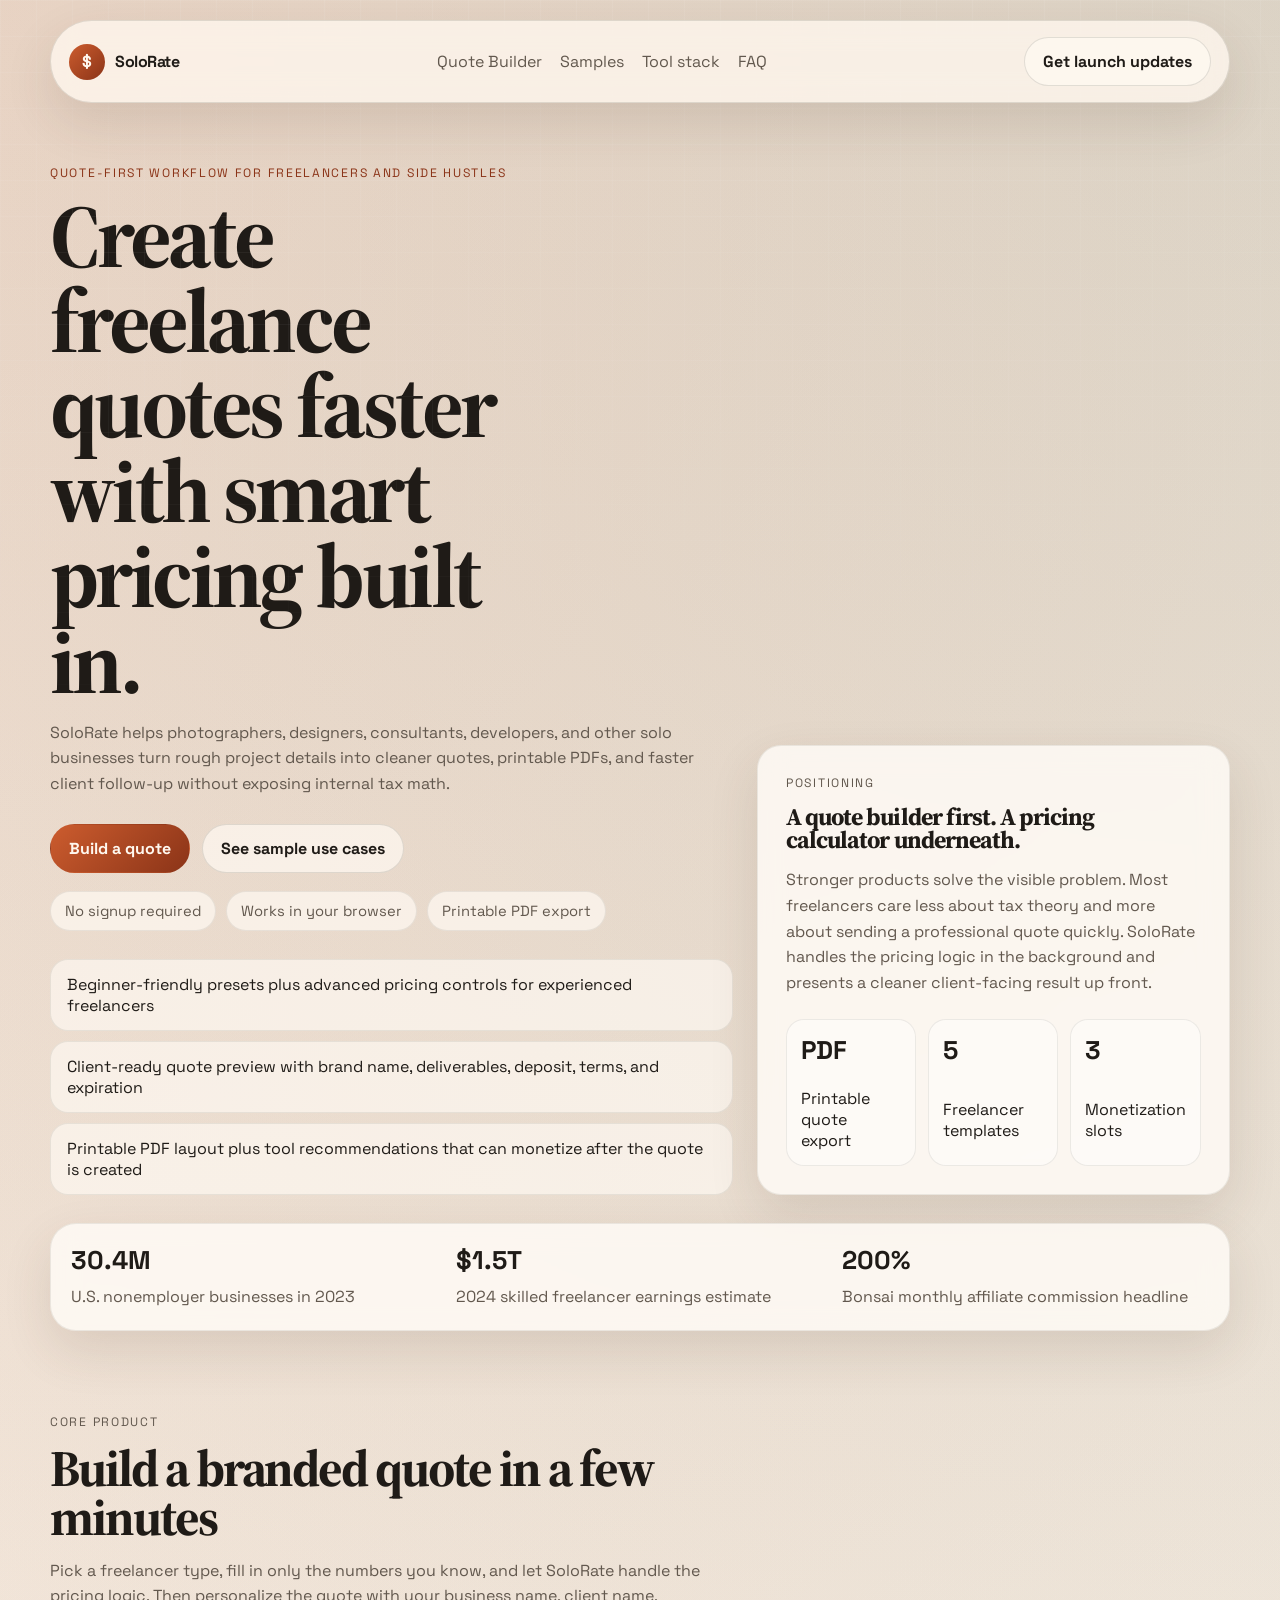
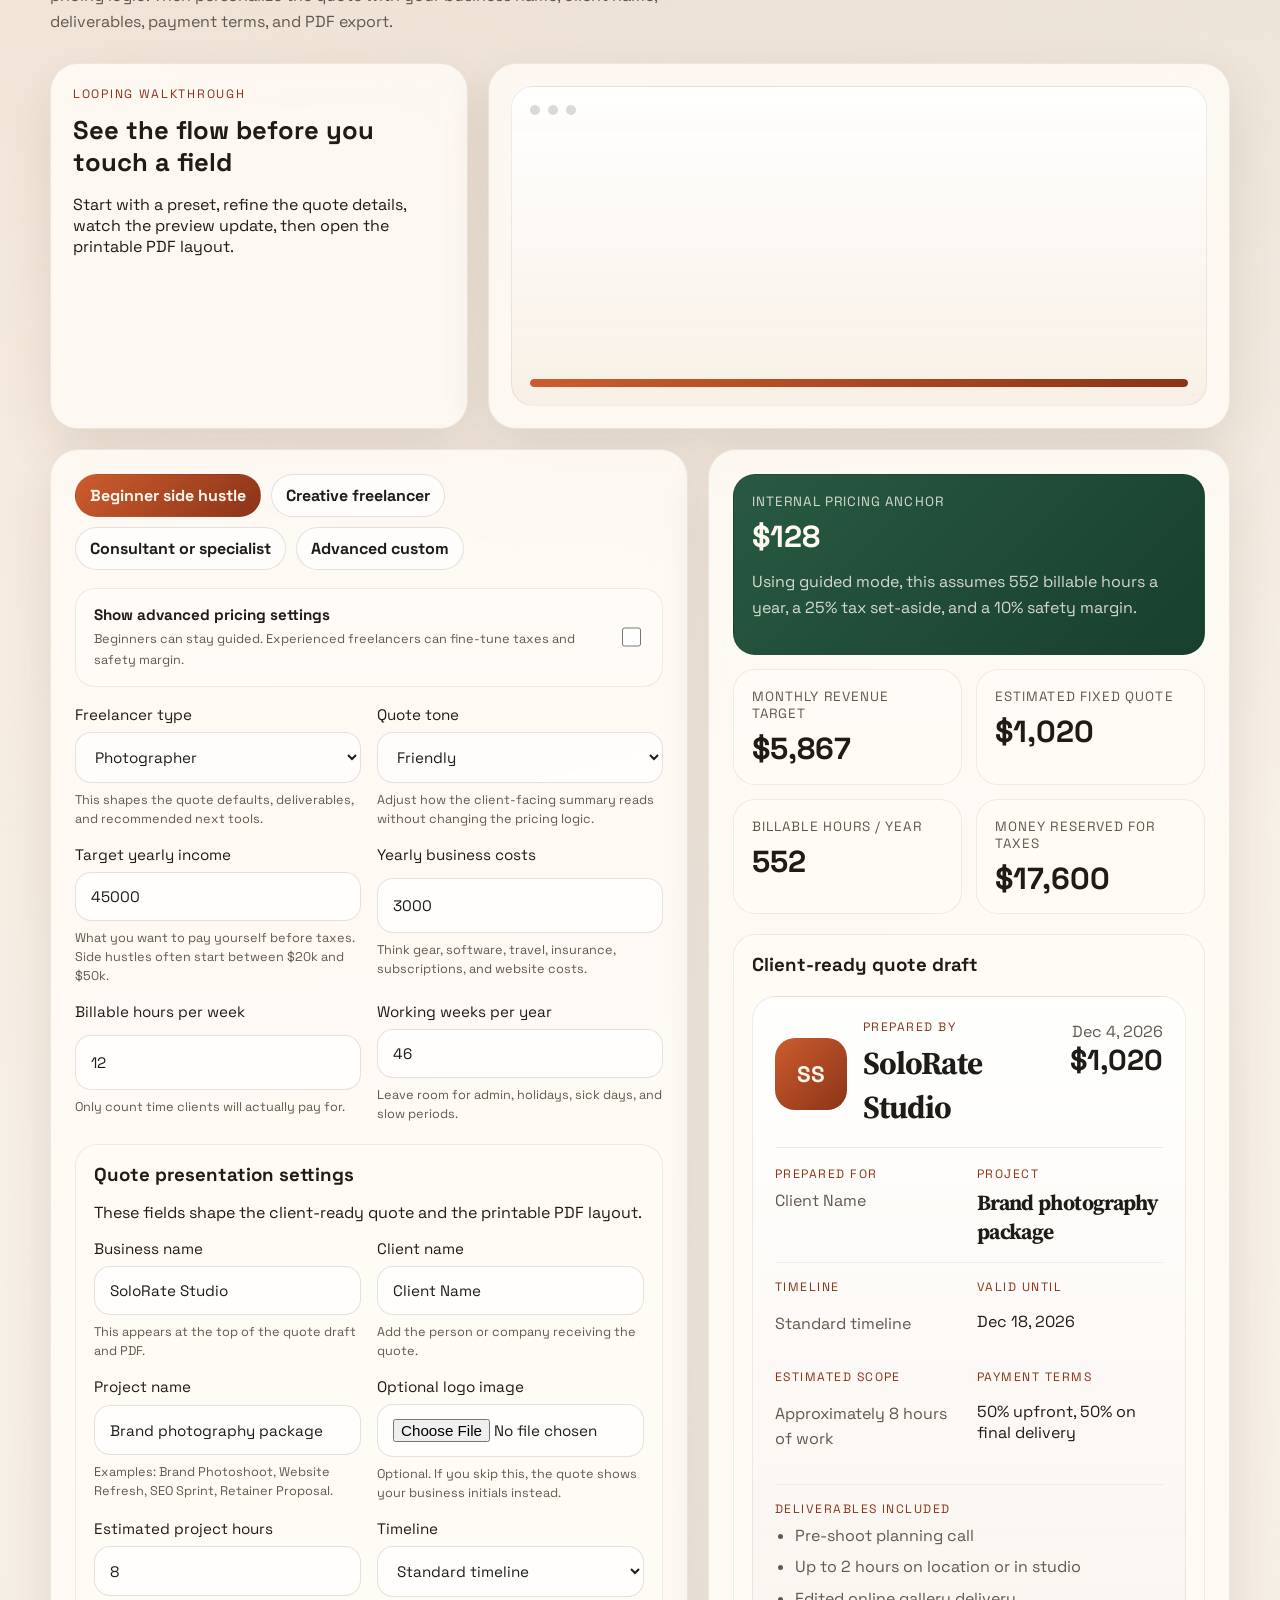
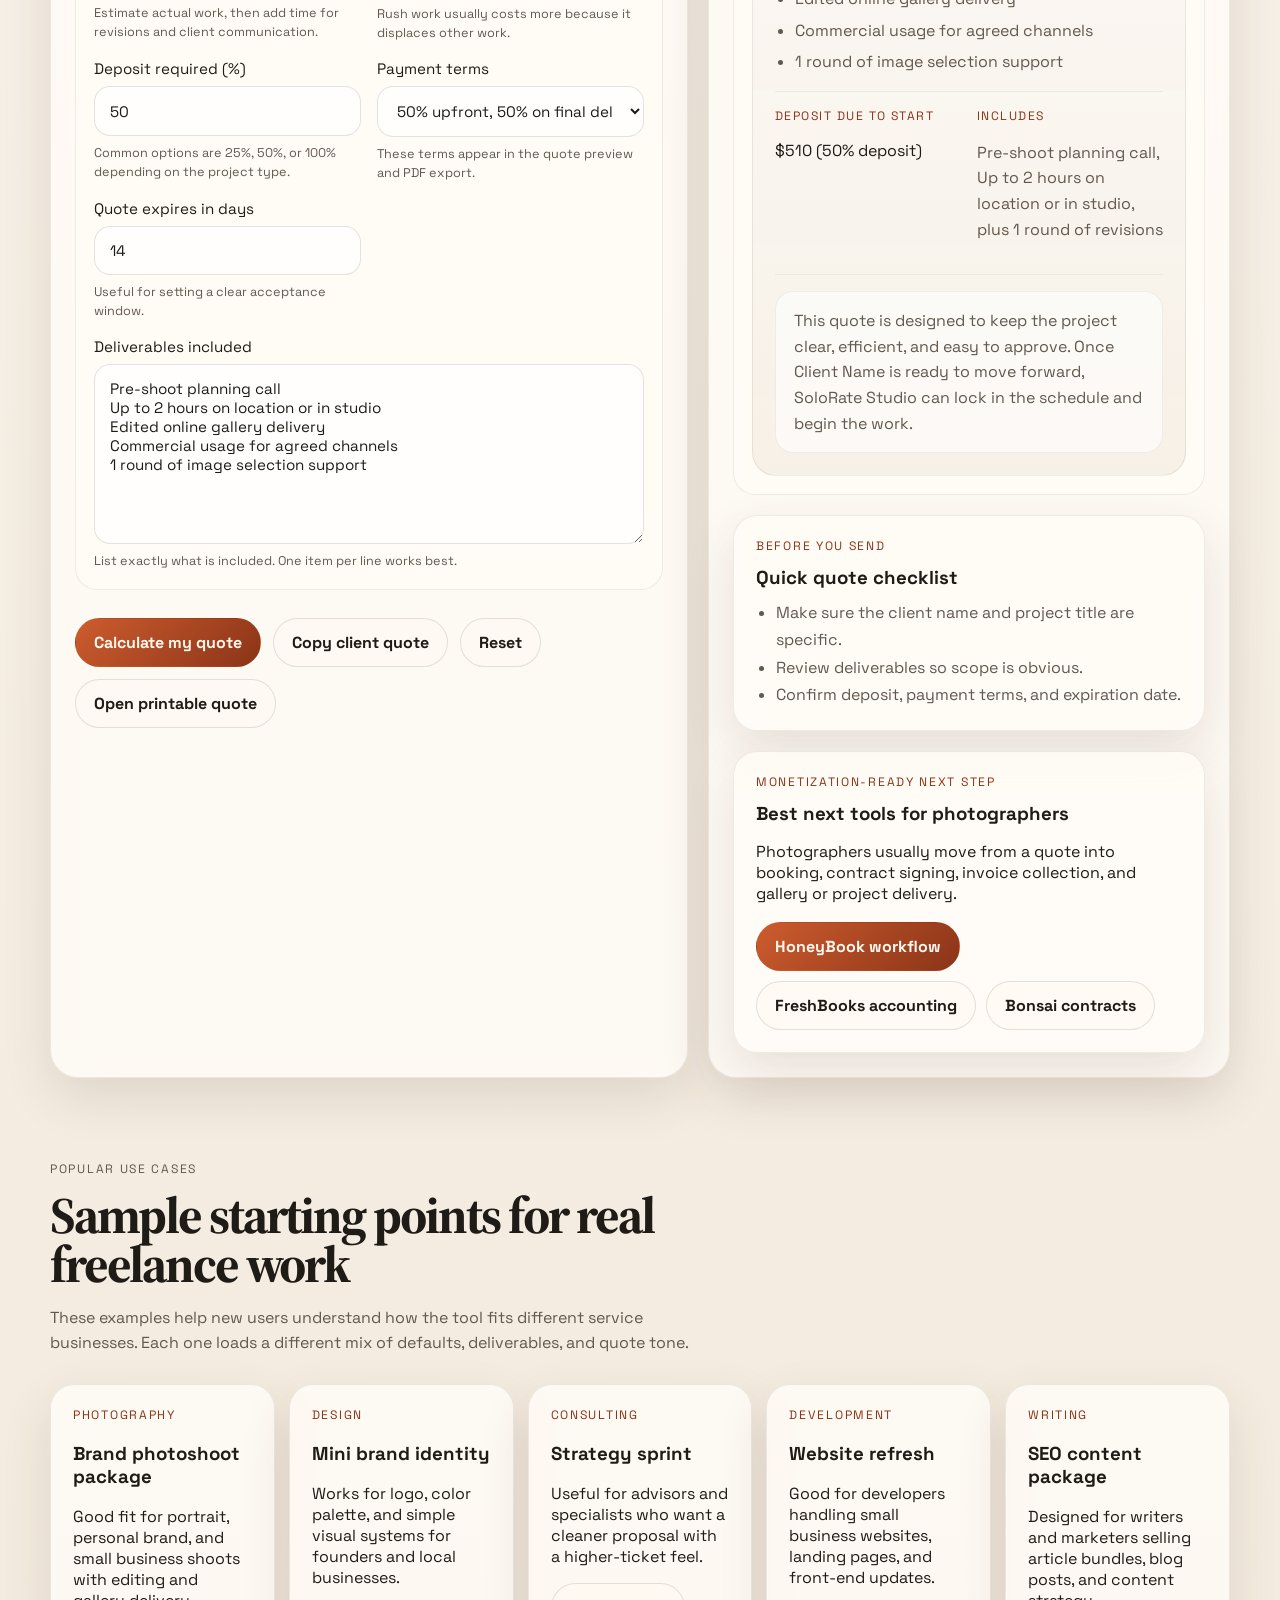
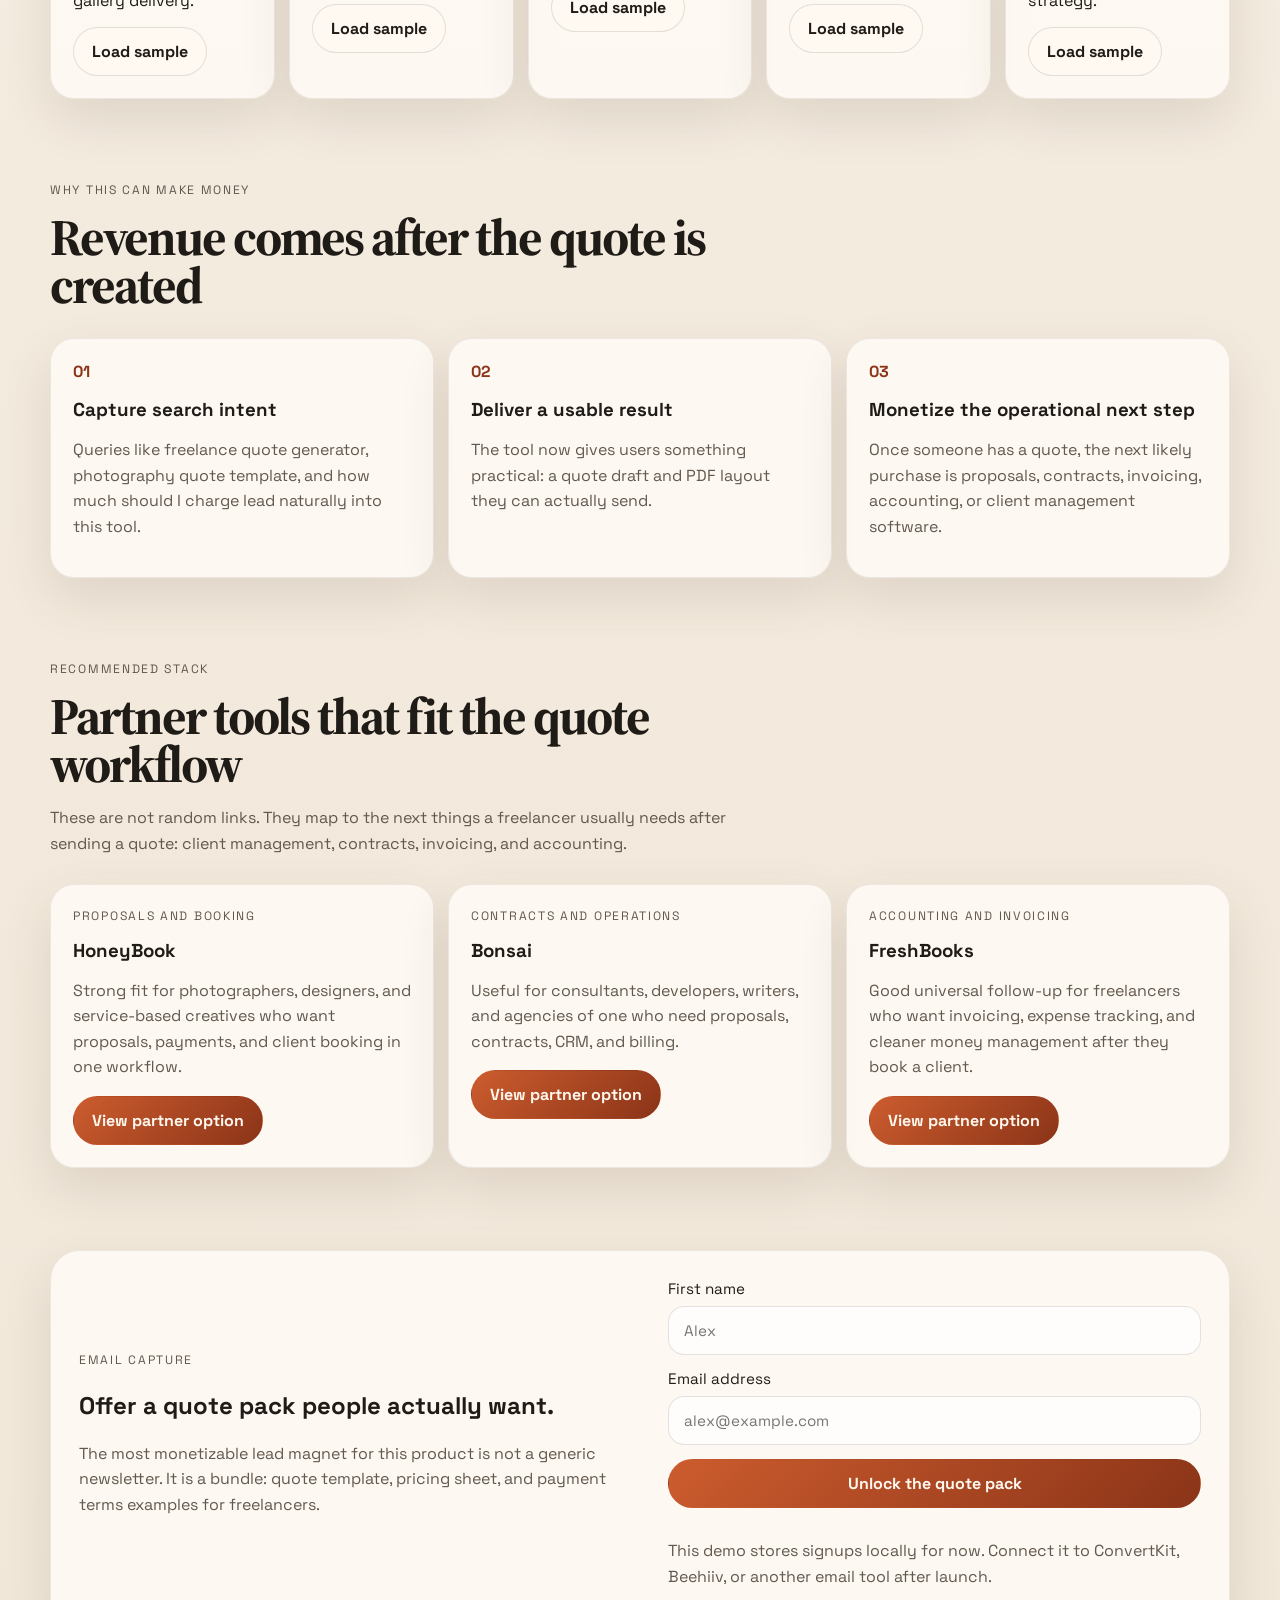
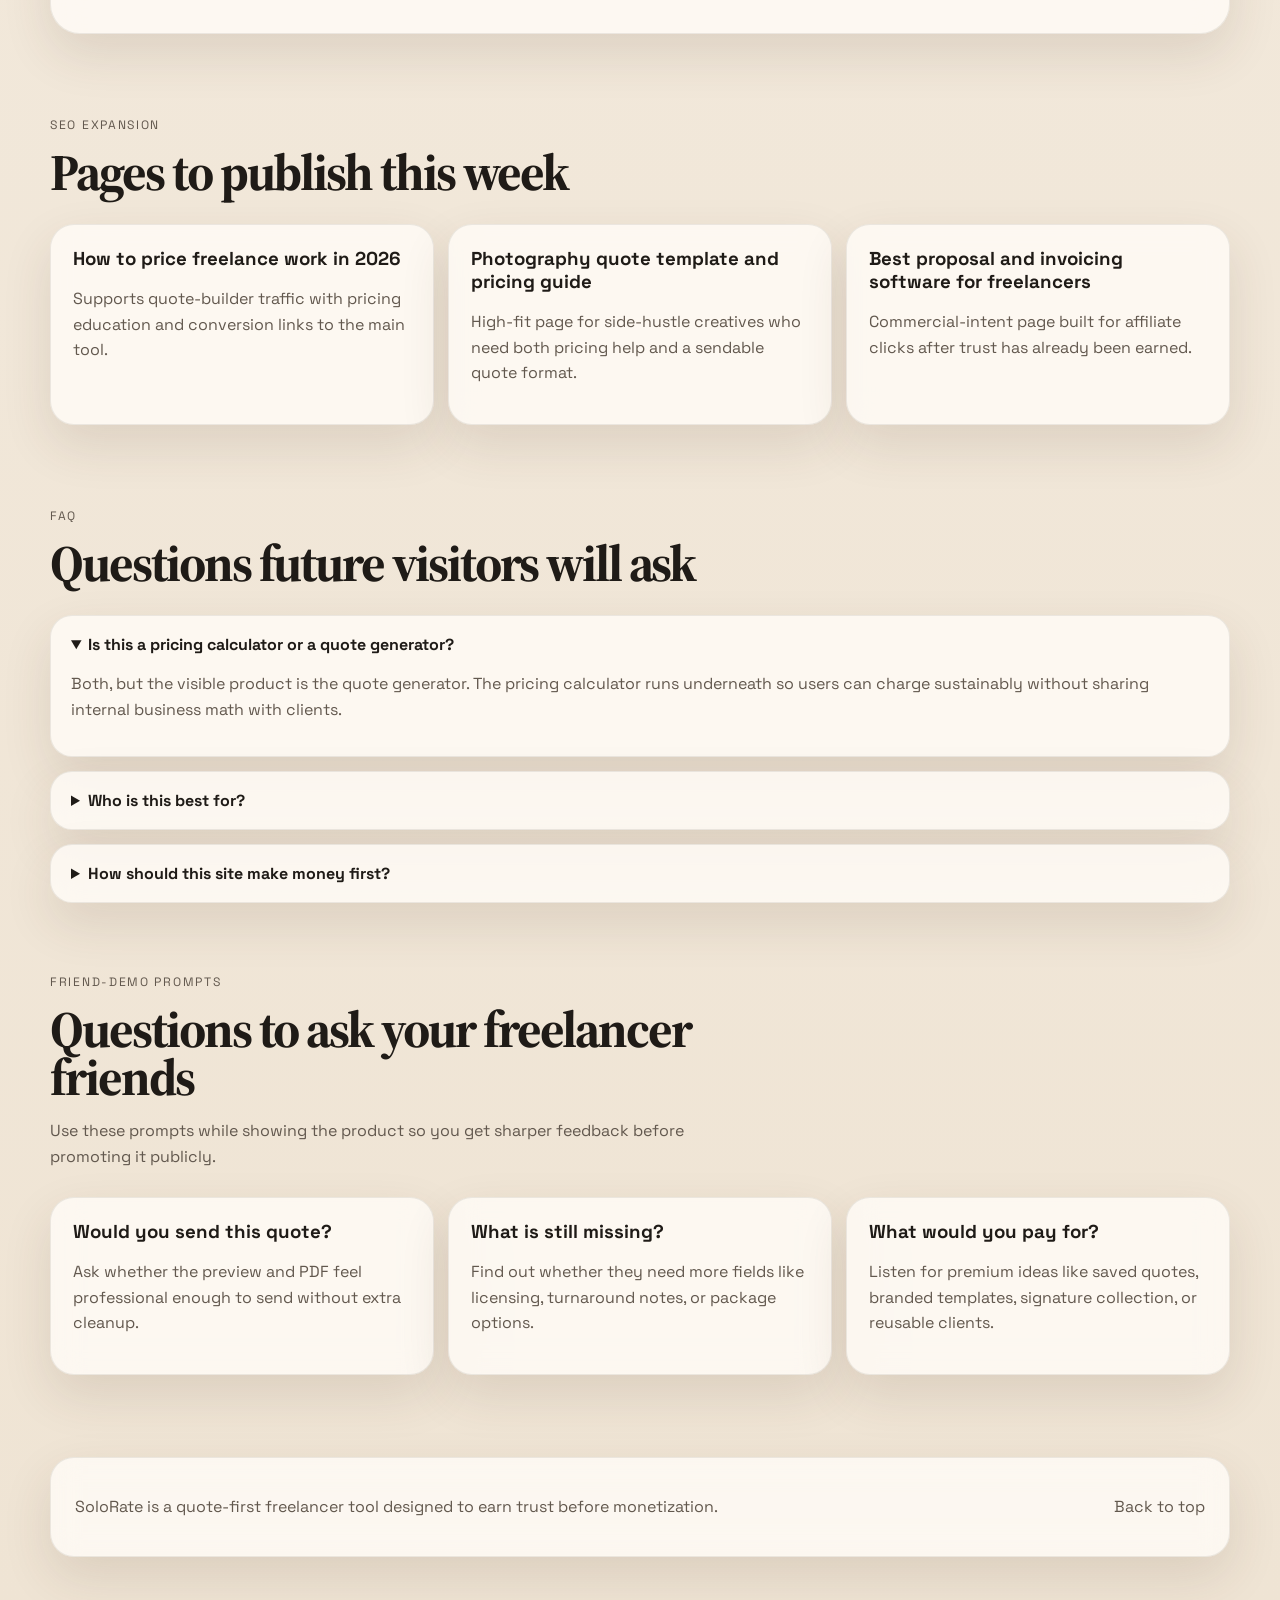
<file: index.html>
﻿<!DOCTYPE html>
<html lang="en">
<head>
  <meta charset="UTF-8">
  <meta name="viewport" content="width=device-width, initial-scale=1.0">
  <title>SoloRate | Create Freelance Quotes Faster</title>
  <meta
    name="description"
    content="Create freelance quotes faster with built-in pricing guidance, printable PDF export, and templates for photographers, designers, consultants, developers, and writers."
  >
  <meta name="theme-color" content="#f6efe5">
  <meta property="og:title" content="SoloRate | Create Freelance Quotes Faster">
  <meta
    property="og:description"
    content="A freelancer quote builder with smart pricing, polished previews, and printable PDF export."
  >
  <meta property="og:type" content="website">
  <link rel="preconnect" href="https://fonts.googleapis.com">
  <link rel="preconnect" href="https://fonts.gstatic.com" crossorigin>
  <link
    href="https://fonts.googleapis.com/css2?family=Space+Grotesk:wght@400;500;700&family=Source+Serif+4:wght@600;700&display=swap"
    rel="stylesheet"
  >
  <link rel="icon" type="image/svg+xml" href="favicon.svg">
  <link rel="stylesheet" href="styles.css">
  <script type="application/ld+json">
    {
      "@context": "https://schema.org",
      "@type": "WebApplication",
      "name": "SoloRate",
      "applicationCategory": "BusinessApplication",
      "operatingSystem": "Any",
      "description": "Freelance quote builder, pricing calculator, and monetized content hub for solo business owners.",
      "offers": {
        "@type": "Offer",
        "price": "0",
        "priceCurrency": "USD"
      }
    }
  </script>
</head>
<body>
  <div class="page-shell">
    <header class="site-header">
      <a class="brand" href="#top" aria-label="SoloRate home">
        <span class="brand-mark">$</span>
        <span class="brand-text">SoloRate</span>
      </a>
      <nav class="top-nav" aria-label="Primary">
        <a href="#calculator">Quote Builder</a>
        <a href="#samples">Samples</a>
        <a href="#stack">Tool stack</a>
        <a href="#faq">FAQ</a>
      </nav>
      <a class="button button-ghost" href="#lead">Get launch updates</a>
    </header>

    <main id="top">
      <section class="hero">
        <div class="hero-copy">
          <p class="eyebrow">Quote-first workflow for freelancers and side hustles</p>
          <h1>Create freelance quotes faster with smart pricing built in.</h1>
          <p class="hero-text">
            SoloRate helps photographers, designers, consultants, developers, and other solo businesses turn rough project details
            into cleaner quotes, printable PDFs, and faster client follow-up without exposing internal tax math.
          </p>
          <div class="hero-actions">
            <a class="button button-primary" href="#calculator">Build a quote</a>
            <a class="button button-secondary" href="#samples">See sample use cases</a>
          </div>
          <div class="micro-proof" aria-label="Quick trust signals">
            <span>No signup required</span>
            <span>Works in your browser</span>
            <span>Printable PDF export</span>
          </div>
          <ul class="hero-points" aria-label="Highlights">
            <li>Beginner-friendly presets plus advanced pricing controls for experienced freelancers</li>
            <li>Client-ready quote preview with brand name, deliverables, deposit, terms, and expiration</li>
            <li>Printable PDF layout plus tool recommendations that can monetize after the quote is created</li>
          </ul>
        </div>
        <aside class="hero-card">
          <p class="mini-label">Positioning</p>
          <h2>A quote builder first. A pricing calculator underneath.</h2>
          <p>
            Stronger products solve the visible problem. Most freelancers care less about tax theory and more about
            sending a professional quote quickly. SoloRate handles the pricing logic in the background and presents a
            cleaner client-facing result up front.
          </p>
          <div class="metric-grid">
            <article>
              <strong>PDF</strong>
              <span>Printable quote export</span>
            </article>
            <article>
              <strong>5</strong>
              <span>Freelancer templates</span>
            </article>
            <article>
              <strong>3</strong>
              <span>Monetization slots</span>
            </article>
          </div>
        </aside>
      </section>

      <section class="proof-strip" aria-label="Opportunity signals">
        <article>
          <span class="proof-number">30.4M</span>
          <span class="proof-label">U.S. nonemployer businesses in 2023</span>
        </article>
        <article>
          <span class="proof-number">$1.5T</span>
          <span class="proof-label">2024 skilled freelancer earnings estimate</span>
        </article>
        <article>
          <span class="proof-number">200%</span>
          <span class="proof-label">Bonsai monthly affiliate commission headline</span>
        </article>
      </section>

      <section class="calculator-section" id="calculator">
        <div class="section-heading">
          <p class="eyebrow">Core product</p>
          <h2>Build a branded quote in a few minutes</h2>
          <p>
            Pick a freelancer type, fill in only the numbers you know, and let SoloRate handle the pricing logic.
            Then personalize the quote with your business name, client name, deliverables, payment terms, and PDF export.
          </p>
        </div>

        <div class="demo-strip">
          <div class="demo-copy">
            <p class="eyebrow">Looping walkthrough</p>
            <h3>See the flow before you touch a field</h3>
            <p>Start with a preset, refine the quote details, watch the preview update, then open the printable PDF layout.</p>
          </div>
          <div class="demo-video" aria-label="Looping calculator walkthrough">
            <div class="demo-screen">
              <div class="demo-topbar">
                <span></span><span></span><span></span>
              </div>
              <div class="demo-step step-one">
                <div class="demo-badge">1</div>
                <div>
                  <strong>Choose a freelancer type</strong>
                  <p>Photographer, designer, consultant, developer, or writer.</p>
                </div>
              </div>
              <div class="demo-step step-two">
                <div class="demo-badge">2</div>
                <div>
                  <strong>Set quote details</strong>
                  <p>Add your client, project name, deliverables, and payment terms.</p>
                </div>
              </div>
              <div class="demo-step step-three">
                <div class="demo-badge">3</div>
                <div>
                  <strong>Review the polished preview</strong>
                  <p>The quote card updates live as your numbers and wording change.</p>
                </div>
              </div>
              <div class="demo-step step-four">
                <div class="demo-badge">4</div>
                <div>
                  <strong>Open the printable PDF</strong>
                  <p>Save a ready-to-send quote document right from the browser.</p>
                </div>
              </div>
              <div class="demo-progress"><span></span></div>
            </div>
          </div>
        </div>

        <div class="calculator-layout">
          <form class="calculator-panel" id="calculator-form">
            <div class="preset-bar" role="group" aria-label="Freelancer profile presets">
              <button class="preset-button active" type="button" data-preset="beginner">Beginner side hustle</button>
              <button class="preset-button" type="button" data-preset="creative">Creative freelancer</button>
              <button class="preset-button" type="button" data-preset="consultant">Consultant or specialist</button>
              <button class="preset-button" type="button" data-preset="advanced">Advanced custom</button>
            </div>

            <div class="mode-row">
              <label class="toggle-card" for="advancedMode">
                <span>
                  <strong>Show advanced pricing settings</strong>
                  <small>Beginners can stay guided. Experienced freelancers can fine-tune taxes and safety margin.</small>
                </span>
                <input id="advancedMode" name="advancedMode" type="checkbox">
              </label>
            </div>

            <div class="field-grid">
              <label>
                Freelancer type
                <select id="freelancerType" name="freelancerType">
                  <option value="photographer">Photographer</option>
                  <option value="designer">Designer or creative studio</option>
                  <option value="consultant">Consultant</option>
                  <option value="developer">Web developer</option>
                  <option value="writer">Writer or marketer</option>
                </select>
                <small>This shapes the quote defaults, deliverables, and recommended next tools.</small>
              </label>
              <label>
                Quote tone
                <select id="quoteTone" name="quoteTone">
                  <option value="friendly">Friendly</option>
                  <option value="formal">Formal</option>
                  <option value="premium">Premium</option>
                </select>
                <small>Adjust how the client-facing summary reads without changing the pricing logic.</small>
              </label>
              <label>
                Target yearly income
                <input id="income" name="income" type="number" min="0" step="1000" value="45000">
                <small>What you want to pay yourself before taxes. Side hustles often start between $20k and $50k.</small>
              </label>
              <label>
                Yearly business costs
                <input id="overhead" name="overhead" type="number" min="0" step="500" value="3000">
                <small>Think gear, software, travel, insurance, subscriptions, and website costs.</small>
              </label>
              <label>
                Billable hours per week
                <input id="hoursPerWeek" name="hoursPerWeek" type="number" min="1" max="60" step="1" value="12">
                <small>Only count time clients will actually pay for.</small>
              </label>
              <label>
                Working weeks per year
                <input id="weeksPerYear" name="weeksPerYear" type="number" min="1" max="52" step="1" value="46">
                <small>Leave room for admin, holidays, sick days, and slow periods.</small>
              </label>
            </div>

            <div class="advanced-box is-hidden" id="advancedFields">
              <div class="advanced-heading">
                <h3>Advanced pricing inputs</h3>
                <p>These numbers stay internal. They help you charge sustainably without showing clients your back-end math.</p>
              </div>
              <div class="field-grid compact">
                <label>
                  Money to set aside for taxes (%)
                  <input id="taxRate" name="taxRate" type="number" min="0" max="60" step="1" value="25">
                  <small>If you are unsure, 25% is a safe starter number for many freelancers.</small>
                </label>
                <label>
                  Extra safety margin (%)
                  <input id="profitMargin" name="profitMargin" type="number" min="0" max="80" step="1" value="10">
                  <small>This protects you from charging the bare minimum.</small>
                </label>
              </div>
            </div>

            <div class="project-box">
              <div>
                <h3>Quote presentation settings</h3>
                <p>These fields shape the client-ready quote and the printable PDF layout.</p>
              </div>
              <div class="field-grid compact">
                <label>
                  Business name
                  <input id="businessName" name="businessName" type="text" maxlength="60" value="SoloRate Studio">
                  <small>This appears at the top of the quote draft and PDF.</small>
                </label>
                <label>
                  Client name
                  <input id="clientName" name="clientName" type="text" maxlength="60" value="Client Name">
                  <small>Add the person or company receiving the quote.</small>
                </label>
                <label>
                  Project name
                  <input id="projectName" name="projectName" type="text" maxlength="80" value="Website project quote">
                  <small>Examples: Brand Photoshoot, Website Refresh, SEO Sprint, Retainer Proposal.</small>
                </label>
                <label>
                  Optional logo image
                  <input id="logoUpload" name="logoUpload" type="file" accept="image/*">
                  <small>Optional. If you skip this, the quote shows your business initials instead.</small>
                </label>
                <label>
                  Estimated project hours
                  <input id="projectHours" name="projectHours" type="number" min="1" max="500" step="1" value="8">
                  <small>Estimate actual work, then add time for revisions and client communication.</small>
                </label>
                <label>
                  Timeline
                  <select id="rushMultiplier" name="rushMultiplier">
                    <option value="1">Standard timeline</option>
                    <option value="1.15">Mild rush (+15%)</option>
                    <option value="1.3">Fast turnaround (+30%)</option>
                    <option value="1.5">Urgent delivery (+50%)</option>
                  </select>
                  <small>Rush work usually costs more because it displaces other work.</small>
                </label>
                <label>
                  Deposit required (%)
                  <input id="depositPercent" name="depositPercent" type="number" min="0" max="100" step="5" value="50">
                  <small>Common options are 25%, 50%, or 100% depending on the project type.</small>
                </label>
                <label>
                  Payment terms
                  <select id="paymentTerms" name="paymentTerms">
                    <option value="50% upfront, 50% on final delivery">50% upfront, 50% on final delivery</option>
                    <option value="Due in full on acceptance">Due in full on acceptance</option>
                    <option value="Net 7 from invoice date">Net 7 from invoice date</option>
                    <option value="Net 14 from invoice date">Net 14 from invoice date</option>
                  </select>
                  <small>These terms appear in the quote preview and PDF export.</small>
                </label>
                <label>
                  Quote expires in days
                  <input id="expirationDays" name="expirationDays" type="number" min="1" max="90" step="1" value="14">
                  <small>Useful for setting a clear acceptance window.</small>
                </label>
                <label class="full-span">
                  Deliverables included
                  <textarea id="deliverables" name="deliverables" rows="5" placeholder="One deliverable per line"></textarea>
                  <small>List exactly what is included. One item per line works best.</small>
                </label>
              </div>
            </div>

            <div class="form-actions">
              <button class="button button-primary" type="submit">Calculate my quote</button>
              <button class="button button-secondary" id="copy-summary" type="button">Copy client quote</button>
              <button class="button button-secondary" id="reset-form" type="button">Reset</button>
              <button class="button button-secondary" id="export-pdf" type="button">Open printable quote</button>
            </div>
          </form>

          <aside class="results-panel">
            <div class="result-card accent">
              <span class="result-label">Internal pricing anchor</span>
              <strong id="hourlyRate">$0</strong>
              <p id="rateContext">Based on your income target, costs, taxes, and realistic billable time.</p>
            </div>
            <div class="results-grid">
              <article class="result-card">
                <span class="result-label">Monthly revenue target</span>
                <strong id="monthlyTarget">$0</strong>
              </article>
              <article class="result-card">
                <span class="result-label">Estimated fixed quote</span>
                <strong id="projectQuote">$0</strong>
              </article>
              <article class="result-card">
                <span class="result-label">Billable hours / year</span>
                <strong id="annualHours">0</strong>
              </article>
              <article class="result-card">
                <span class="result-label">Money reserved for taxes</span>
                <strong id="taxReserve">$0</strong>
              </article>
            </div>
            <div class="summary-card">
              <div class="summary-head">
                <h3>Client-ready quote draft</h3>
                <span id="copy-status" aria-live="polite"></span>
              </div>
              <article class="quote-preview" id="quotePreview">
                <div class="quote-preview-head">
                  <div class="quote-brand-row">
                    <div class="quote-preview-logo" id="quoteLogoShell">
                      <img id="previewLogoImage" alt="Business logo preview" hidden>
                      <span id="previewLogoFallback">SS</span>
                    </div>
                    <div>
                      <p class="quote-kicker">Prepared by</p>
                      <h4 id="previewBusinessName">SoloRate Studio</h4>
                    </div>
                  </div>
                  <div class="quote-meta">
                    <span id="previewDate"></span>
                    <strong id="previewInvestment">$0</strong>
                  </div>
                </div>
                <div class="quote-title-row quote-title-grid">
                  <div>
                    <p class="quote-kicker">Prepared for</p>
                    <p id="previewClientName">Client Name</p>
                  </div>
                  <div>
                    <p class="quote-kicker">Project</p>
                    <h5 id="previewProjectName">Website project quote</h5>
                  </div>
                </div>
                <div class="quote-grid">
                  <div>
                    <p class="quote-kicker">Timeline</p>
                    <p id="previewTimeline">Standard timeline</p>
                  </div>
                  <div>
                    <p class="quote-kicker">Valid until</p>
                    <p id="previewValidUntil">Apr 1, 2026</p>
                  </div>
                  <div>
                    <p class="quote-kicker">Estimated scope</p>
                    <p id="previewScope">Approximately 8 hours of work</p>
                  </div>
                  <div>
                    <p class="quote-kicker">Payment terms</p>
                    <p id="previewPaymentTerms">50% upfront, 50% on final delivery</p>
                  </div>
                </div>
                <div class="quote-grid single-column">
                  <div>
                    <p class="quote-kicker">Deliverables included</p>
                    <ul class="deliverables-list" id="previewDeliverables"></ul>
                  </div>
                </div>
                <div class="quote-grid">
                  <div>
                    <p class="quote-kicker">Deposit due to start</p>
                    <p id="previewDeposit">$0</p>
                  </div>
                  <div>
                    <p class="quote-kicker">Includes</p>
                    <p id="previewIncludes">Planning, delivery, and revisions</p>
                  </div>
                </div>
                <div class="quote-message">
                  <p id="previewBody">This quote is based on the current scope and timeline discussed.</p>
                </div>
              </article>
              <textarea id="quoteSummary" readonly class="visually-hidden"></textarea>
            </div>
            <div class="send-checklist">
              <p class="eyebrow">Before you send</p>
              <h3>Quick quote checklist</h3>
              <ul class="checklist-list">
                <li>Make sure the client name and project title are specific.</li>
                <li>Review deliverables so scope is obvious.</li>
                <li>Confirm deposit, payment terms, and expiration date.</li>
              </ul>
            </div>
            <div class="recommend-card">
              <p class="eyebrow">Monetization-ready next step</p>
              <h3 id="recommendTitle">Best next tools for this workflow</h3>
              <p id="recommendBody">After someone creates a quote, the next buying intent is usually proposals, invoicing, contracts, and bookkeeping.</p>
              <div class="recommend-links">
                <a id="recommendLinkOne" class="button button-primary" href="https://www.honeybook.com/referrals" target="_blank" rel="noreferrer noopener">Proposal workflow</a>
                <a id="recommendLinkTwo" class="button button-secondary" href="https://www.freshbooks.com/affiliate-program/" target="_blank" rel="noreferrer noopener">Accounting option</a>
                <a id="recommendLinkThree" class="button button-secondary" href="https://www.hellobonsai.com/affiliates" target="_blank" rel="noreferrer noopener">Contracts and CRM</a>
              </div>
            </div>
          </aside>
        </div>
      </section>

      <section class="content-section" id="samples">
        <div class="section-heading">
          <p class="eyebrow">Popular use cases</p>
          <h2>Sample starting points for real freelance work</h2>
          <p>
            These examples help new users understand how the tool fits different service businesses. Each one loads a different mix of defaults, deliverables, and quote tone.
          </p>
        </div>
        <div class="sample-grid">
          <article class="sample-card">
            <p class="offer-tag">Photography</p>
            <h3>Brand photoshoot package</h3>
            <p>Good fit for portrait, personal brand, and small business shoots with editing and gallery delivery.</p>
            <button class="button button-secondary sample-button" type="button" data-sample="photographer">Load sample</button>
          </article>
          <article class="sample-card">
            <p class="offer-tag">Design</p>
            <h3>Mini brand identity</h3>
            <p>Works for logo, color palette, and simple visual systems for founders and local businesses.</p>
            <button class="button button-secondary sample-button" type="button" data-sample="designer">Load sample</button>
          </article>
          <article class="sample-card">
            <p class="offer-tag">Consulting</p>
            <h3>Strategy sprint</h3>
            <p>Useful for advisors and specialists who want a cleaner proposal with a higher-ticket feel.</p>
            <button class="button button-secondary sample-button" type="button" data-sample="consultant">Load sample</button>
          </article>
          <article class="sample-card">
            <p class="offer-tag">Development</p>
            <h3>Website refresh</h3>
            <p>Good for developers handling small business websites, landing pages, and front-end updates.</p>
            <button class="button button-secondary sample-button" type="button" data-sample="developer">Load sample</button>
          </article>
          <article class="sample-card">
            <p class="offer-tag">Writing</p>
            <h3>SEO content package</h3>
            <p>Designed for writers and marketers selling article bundles, blog posts, and content strategy.</p>
            <button class="button button-secondary sample-button" type="button" data-sample="writer">Load sample</button>
          </article>
        </div>
      </section>

      <section class="how-section" id="how-it-works">
        <div class="section-heading">
          <p class="eyebrow">Why this can make money</p>
          <h2>Revenue comes after the quote is created</h2>
        </div>
        <div class="steps">
          <article>
            <span>01</span>
            <h3>Capture search intent</h3>
            <p>Queries like freelance quote generator, photography quote template, and how much should I charge lead naturally into this tool.</p>
          </article>
          <article>
            <span>02</span>
            <h3>Deliver a usable result</h3>
            <p>The tool now gives users something practical: a quote draft and PDF layout they can actually send.</p>
          </article>
          <article>
            <span>03</span>
            <h3>Monetize the operational next step</h3>
            <p>Once someone has a quote, the next likely purchase is proposals, contracts, invoicing, accounting, or client management software.</p>
          </article>
        </div>
      </section>

      <section class="stack-section" id="stack">
        <div class="section-heading">
          <p class="eyebrow">Recommended stack</p>
          <h2>Partner tools that fit the quote workflow</h2>
          <p>
            These are not random links. They map to the next things a freelancer usually needs after sending a quote: client management,
            contracts, invoicing, and accounting.
          </p>
        </div>
        <div class="offer-grid">
          <article class="offer-card">
            <p class="offer-tag">Proposals and booking</p>
            <h3>HoneyBook</h3>
            <p>Strong fit for photographers, designers, and service-based creatives who want proposals, payments, and client booking in one workflow.</p>
            <a class="button button-primary" href="https://www.honeybook.com/referrals" target="_blank" rel="noreferrer noopener">View partner option</a>
          </article>
          <article class="offer-card">
            <p class="offer-tag">Contracts and operations</p>
            <h3>Bonsai</h3>
            <p>Useful for consultants, developers, writers, and agencies of one who need proposals, contracts, CRM, and billing.</p>
            <a class="button button-primary" href="https://www.hellobonsai.com/affiliates" target="_blank" rel="noreferrer noopener">View partner option</a>
          </article>
          <article class="offer-card">
            <p class="offer-tag">Accounting and invoicing</p>
            <h3>FreshBooks</h3>
            <p>Good universal follow-up for freelancers who want invoicing, expense tracking, and cleaner money management after they book a client.</p>
            <a class="button button-primary" href="https://www.freshbooks.com/affiliate-program/" target="_blank" rel="noreferrer noopener">View partner option</a>
          </article>
        </div>
      </section>

      <section class="lead-section" id="lead">
        <div class="lead-copy">
          <p class="eyebrow">Email capture</p>
          <h2>Offer a quote pack people actually want.</h2>
          <p>
            The most monetizable lead magnet for this product is not a generic newsletter. It is a bundle: quote template,
            pricing sheet, and payment terms examples for freelancers.
          </p>
        </div>
        <form class="lead-form" id="lead-form">
          <label>
            First name
            <input id="leadName" name="leadName" type="text" placeholder="Alex">
          </label>
          <label>
            Email address
            <input id="leadEmail" name="leadEmail" type="email" placeholder="alex@example.com" required>
          </label>
          <button class="button button-primary" type="submit">Unlock the quote pack</button>
          <p class="form-note" id="lead-message" aria-live="polite">
            This demo stores signups locally for now. Connect it to ConvertKit, Beehiiv, or another email tool after launch.
          </p>
        </form>
      </section>

      <section class="content-section">
        <div class="section-heading">
          <p class="eyebrow">SEO expansion</p>
          <h2>Pages to publish this week</h2>
        </div>
        <div class="content-grid">
          <article>
            <h3><a href="freelance-pricing-guide.html">How to price freelance work in 2026</a></h3>
            <p>Supports quote-builder traffic with pricing education and conversion links to the main tool.</p>
          </article>
          <article>
            <h3><a href="#calculator">Photography quote template and pricing guide</a></h3>
            <p>High-fit page for side-hustle creatives who need both pricing help and a sendable quote format.</p>
          </article>
          <article>
            <h3><a href="#stack">Best proposal and invoicing software for freelancers</a></h3>
            <p>Commercial-intent page built for affiliate clicks after trust has already been earned.</p>
          </article>
        </div>
      </section>

      <section class="faq-section" id="faq">
        <div class="section-heading">
          <p class="eyebrow">FAQ</p>
          <h2>Questions future visitors will ask</h2>
        </div>
        <div class="faq-list">
          <details open>
            <summary>Is this a pricing calculator or a quote generator?</summary>
            <p>Both, but the visible product is the quote generator. The pricing calculator runs underneath so users can charge sustainably without sharing internal business math with clients.</p>
          </details>
          <details>
            <summary>Who is this best for?</summary>
            <p>Freelancers, side hustles, and solo businesses such as photographers, designers, consultants, developers, and writers who want to send cleaner quotes faster.</p>
          </details>
          <details>
            <summary>How should this site make money first?</summary>
            <p>Fastest path is affiliate cash flow from proposal, CRM, and accounting tools. After that, add email nurturing, paid quote packs, and eventually premium templates or subscriptions.</p>
          </details>
        </div>
      </section>

      <section class="content-section feedback-section">
        <div class="section-heading">
          <p class="eyebrow">Friend-demo prompts</p>
          <h2>Questions to ask your freelancer friends</h2>
          <p>Use these prompts while showing the product so you get sharper feedback before promoting it publicly.</p>
        </div>
        <div class="content-grid">
          <article>
            <h3>Would you send this quote?</h3>
            <p>Ask whether the preview and PDF feel professional enough to send without extra cleanup.</p>
          </article>
          <article>
            <h3>What is still missing?</h3>
            <p>Find out whether they need more fields like licensing, turnaround notes, or package options.</p>
          </article>
          <article>
            <h3>What would you pay for?</h3>
            <p>Listen for premium ideas like saved quotes, branded templates, signature collection, or reusable clients.</p>
          </article>
        </div>
      </section>
    </main>

    <footer class="site-footer">
      <p>SoloRate is a quote-first freelancer tool designed to earn trust before monetization.</p>
      <a href="#top">Back to top</a>
    </footer>
  </div>

  <script src="script.js"></script>
</body>
</html>
</file>
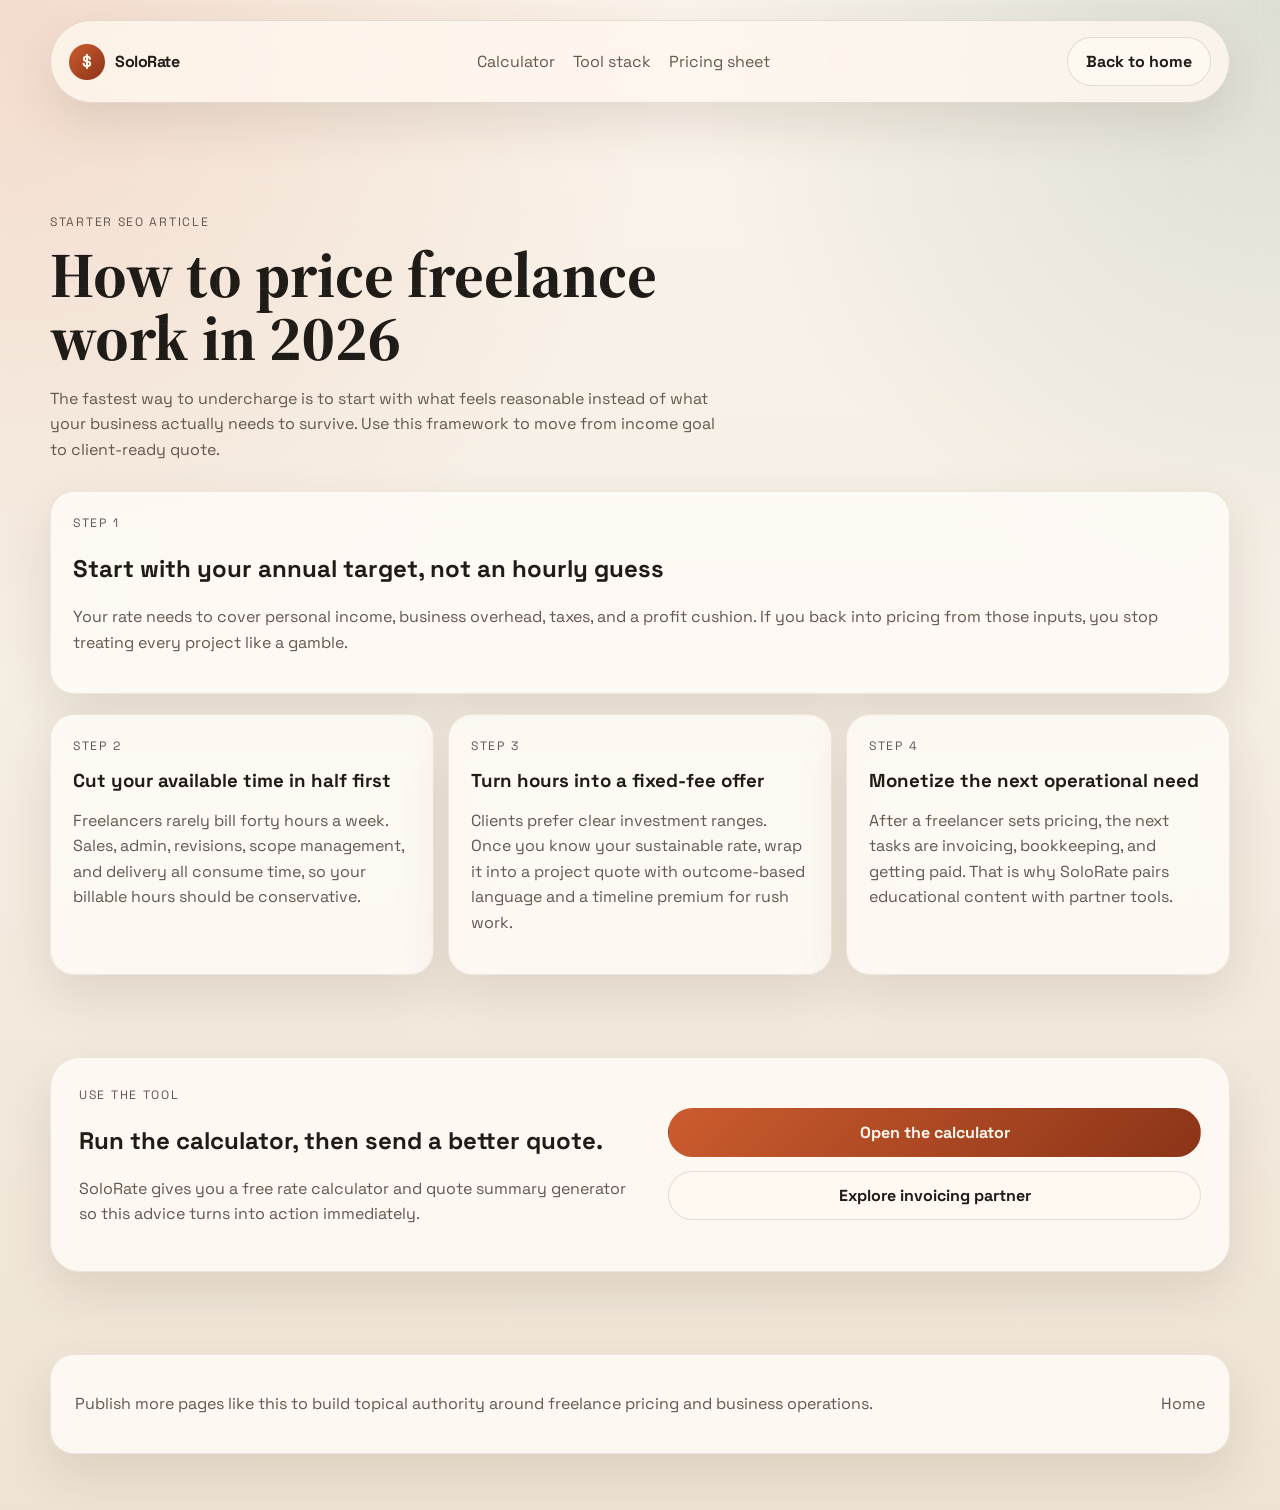
<file: freelance-pricing-guide.html>
﻿<!DOCTYPE html>
<html lang="en">
<head>
  <meta charset="UTF-8">
  <meta name="viewport" content="width=device-width, initial-scale=1.0">
  <title>How to Price Freelance Work in 2026 | SoloRate</title>
  <meta name="description" content="Learn how to price freelance work in 2026 with a practical framework for income targets, tax buffers, overhead, and fixed-fee quoting.">
  <link rel="preconnect" href="https://fonts.googleapis.com">
  <link rel="preconnect" href="https://fonts.gstatic.com" crossorigin>
  <link href="https://fonts.googleapis.com/css2?family=Space+Grotesk:wght@400;500;700&family=Source+Serif+4:wght@600;700&display=swap" rel="stylesheet">
  <link rel="stylesheet" href="styles.css">
</head>
<body>
  <div class="page-shell">
    <header class="site-header">
      <a class="brand" href="/index.html" aria-label="SoloRate home">
        <span class="brand-mark">$</span>
        <span class="brand-text">SoloRate</span>
      </a>
      <nav class="top-nav" aria-label="Article navigation">
        <a href="/index.html#calculator">Calculator</a>
        <a href="/index.html#stack">Tool stack</a>
        <a href="/index.html#lead">Pricing sheet</a>
      </nav>
      <a class="button button-ghost" href="/index.html">Back to home</a>
    </header>

    <main class="content-section" id="top">
      <div class="section-heading">
        <p class="eyebrow">Starter SEO article</p>
        <h1 style="font-family: 'Source Serif 4', serif; font-size: clamp(2.8rem, 5vw, 5rem); line-height: 0.98; margin: 0 0 14px;">How to price freelance work in 2026</h1>
        <p>The fastest way to undercharge is to start with what feels reasonable instead of what your business actually needs to survive. Use this framework to move from income goal to client-ready quote.</p>
      </div>

      <div class="offer-card" style="margin-bottom: 20px;">
        <p class="offer-tag">Step 1</p>
        <h2>Start with your annual target, not an hourly guess</h2>
        <p>Your rate needs to cover personal income, business overhead, taxes, and a profit cushion. If you back into pricing from those inputs, you stop treating every project like a gamble.</p>
      </div>

      <div class="offer-grid" style="margin-bottom: 20px;">
        <article class="offer-card">
          <p class="offer-tag">Step 2</p>
          <h3>Cut your available time in half first</h3>
          <p>Freelancers rarely bill forty hours a week. Sales, admin, revisions, scope management, and delivery all consume time, so your billable hours should be conservative.</p>
        </article>
        <article class="offer-card">
          <p class="offer-tag">Step 3</p>
          <h3>Turn hours into a fixed-fee offer</h3>
          <p>Clients prefer clear investment ranges. Once you know your sustainable rate, wrap it into a project quote with outcome-based language and a timeline premium for rush work.</p>
        </article>
        <article class="offer-card">
          <p class="offer-tag">Step 4</p>
          <h3>Monetize the next operational need</h3>
          <p>After a freelancer sets pricing, the next tasks are invoicing, bookkeeping, and getting paid. That is why SoloRate pairs educational content with partner tools.</p>
        </article>
      </div>

      <div class="lead-section">
        <div class="lead-copy">
          <p class="eyebrow">Use the tool</p>
          <h2>Run the calculator, then send a better quote.</h2>
          <p>SoloRate gives you a free rate calculator and quote summary generator so this advice turns into action immediately.</p>
        </div>
        <div class="lead-form">
          <a class="button button-primary" href="/index.html#calculator">Open the calculator</a>
          <a class="button button-secondary" href="https://www.freshbooks.com/affiliate-program/" target="_blank" rel="noreferrer noopener">Explore invoicing partner</a>
        </div>
      </div>
    </main>

    <footer class="site-footer">
      <p>Publish more pages like this to build topical authority around freelance pricing and business operations.</p>
      <a href="/index.html">Home</a>
    </footer>
  </div>
</body>
</html>
</file>
<file: styles.css>
﻿:root {
  --bg: #f6efe5;
  --bg-strong: #f1e2cf;
  --surface: rgba(255, 252, 247, 0.82);
  --surface-strong: #fffaf2;
  --text: #1f1b17;
  --muted: #62584e;
  --line: rgba(31, 27, 23, 0.12);
  --accent: #cc5c2e;
  --accent-dark: #8b3418;
  --accent-soft: #f7c7a6;
  --green: #285943;
  --shadow: 0 20px 50px rgba(77, 53, 34, 0.12);
  --radius: 24px;
}

* {
  box-sizing: border-box;
}

html {
  scroll-behavior: smooth;
}

body {
  margin: 0;
  min-height: 100vh;
  font-family: "Space Grotesk", sans-serif;
  color: var(--text);
  background:
    radial-gradient(circle at top left, rgba(204, 92, 46, 0.16), transparent 34%),
    radial-gradient(circle at top right, rgba(40, 89, 67, 0.14), transparent 30%),
    linear-gradient(180deg, #fbf4eb 0%, var(--bg) 40%, #efe4d4 100%);
}

body::before {
  content: "";
  position: fixed;
  inset: 0;
  pointer-events: none;
  background-image:
    linear-gradient(rgba(255, 255, 255, 0.16) 1px, transparent 1px),
    linear-gradient(90deg, rgba(255, 255, 255, 0.16) 1px, transparent 1px);
  background-size: 36px 36px;
  mask-image: linear-gradient(180deg, rgba(0, 0, 0, 0.45), transparent 88%);
}

.page-shell {
  width: min(1180px, calc(100% - 32px));
  margin: 0 auto;
  padding: 20px 0 56px;
}

.site-header,
.hero-card,
.calculator-panel,
.results-panel,
.offer-card,
.lead-section,
.content-grid article,
.steps article,
.faq-list details,
.proof-strip,
.site-footer {
  backdrop-filter: blur(14px);
}

.site-header {
  position: sticky;
  top: 16px;
  z-index: 10;
  display: flex;
  align-items: center;
  justify-content: space-between;
  gap: 16px;
  padding: 16px 18px;
  margin-bottom: 28px;
  background: rgba(255, 248, 239, 0.78);
  border: 1px solid var(--line);
  border-radius: 999px;
  box-shadow: var(--shadow);
}

.brand {
  display: inline-flex;
  align-items: center;
  gap: 10px;
  color: var(--text);
  text-decoration: none;
  font-weight: 700;
  letter-spacing: -0.03em;
}

.brand-mark {
  display: inline-grid;
  place-items: center;
  width: 36px;
  height: 36px;
  border-radius: 50%;
  color: #fff8ef;
  background: linear-gradient(135deg, var(--accent), var(--accent-dark));
}

.top-nav {
  display: flex;
  gap: 18px;
}

.top-nav a,
.site-footer a {
  color: var(--muted);
  text-decoration: none;
}

.top-nav a:hover,
.site-footer a:hover,
.brand:hover {
  color: var(--accent-dark);
}

.hero {
  display: grid;
  grid-template-columns: 1.3fr 0.9fr;
  gap: 24px;
  align-items: stretch;
  padding: 34px 0 28px;
}

.hero-copy h1,
.section-heading h2,
.hero-card h2 {
  margin: 0;
  font-family: "Source Serif 4", serif;
  line-height: 0.95;
  letter-spacing: -0.04em;
}

.hero-copy h1 {
  font-size: clamp(3rem, 7vw, 6.3rem);
  max-width: 10ch;
}

.hero-text,
.section-heading p,
.hero-card p,
.offer-card p,
.steps p,
.lead-copy p,
.content-grid p,
.faq-list p,
.site-footer p,
.proof-label,
.form-note,
#rateContext {
  color: var(--muted);
  line-height: 1.6;
}

.eyebrow,
.mini-label,
.offer-tag {
  margin: 0 0 12px;
  text-transform: uppercase;
  letter-spacing: 0.14em;
  font-size: 0.76rem;
  color: var(--accent-dark);
}

.hero-actions,
.form-actions {
  display: flex;
  flex-wrap: wrap;
  gap: 12px;
  margin-top: 28px;
}

.button {
  display: inline-flex;
  align-items: center;
  justify-content: center;
  gap: 8px;
  padding: 13px 18px;
  border-radius: 999px;
  border: 1px solid transparent;
  font: inherit;
  font-weight: 700;
  text-decoration: none;
  cursor: pointer;
  transition: transform 180ms ease, background 180ms ease, border-color 180ms ease;
}

.button:hover {
  transform: translateY(-1px);
}

.button-primary {
  color: #fff8ef;
  background: linear-gradient(135deg, var(--accent), var(--accent-dark));
}

.button-secondary,
.button-ghost {
  color: var(--text);
  background: rgba(255, 250, 242, 0.7);
  border-color: var(--line);
}

.hero-points {
  display: grid;
  gap: 10px;
  padding: 0;
  margin: 28px 0 0;
  list-style: none;
}

.hero-points li {
  padding: 14px 16px;
  border-radius: 18px;
  background: rgba(255, 251, 245, 0.64);
  border: 1px solid rgba(31, 27, 23, 0.08);
}

.hero-card,
.calculator-panel,
.results-panel,
.offer-card,
.lead-section,
.content-grid article,
.steps article,
.faq-list details,
.proof-strip,
.site-footer {
  background: var(--surface);
  border: 1px solid rgba(31, 27, 23, 0.08);
  box-shadow: var(--shadow);
}

.hero-card {
  padding: 28px;
  border-radius: var(--radius);
  align-self: end;
}

.metric-grid {
  display: grid;
  grid-template-columns: repeat(3, 1fr);
  gap: 12px;
  margin-top: 24px;
}

.metric-grid article,
.results-grid,
.content-grid,
.steps,
.offer-grid {
  display: grid;
  gap: 14px;
}

.metric-grid article {
  padding: 14px;
  border-radius: 18px;
  background: rgba(255, 255, 255, 0.44);
  border: 1px solid rgba(31, 27, 23, 0.08);
}

.metric-grid strong,
.proof-number {
  display: block;
  margin-bottom: 8px;
  font-size: 1.6rem;
  font-weight: 700;
}

.proof-strip {
  display: grid;
  grid-template-columns: repeat(3, 1fr);
  gap: 18px;
  padding: 20px;
  border-radius: 26px;
}

.calculator-section,
.how-section,
.stack-section,
.content-section,
.faq-section {
  padding: 82px 0 0;
}

.section-heading {
  max-width: 680px;
  margin-bottom: 28px;
}

.section-heading h2 {
  font-size: clamp(2.3rem, 4vw, 4.3rem);
  margin-bottom: 14px;
}

.calculator-layout {
  display: grid;
  grid-template-columns: 1.1fr 0.9fr;
  gap: 20px;
}

.calculator-panel,
.results-panel {
  padding: 24px;
  border-radius: 28px;
}

.field-grid {
  display: grid;
  grid-template-columns: repeat(2, 1fr);
  gap: 16px;
}

.field-grid.compact {
  margin-top: 12px;
}

label {
  display: grid;
  gap: 8px;
  font-size: 0.95rem;
}

input,
select,
textarea {
  width: 100%;
  padding: 14px 15px;
  font: inherit;
  color: var(--text);
  background: rgba(255, 255, 255, 0.72);
  border: 1px solid rgba(31, 27, 23, 0.12);
  border-radius: 16px;
}

textarea {
  min-height: 180px;
  resize: vertical;
}

.project-box,
.summary-card,
.result-card {
  border-radius: 22px;
  border: 1px solid rgba(31, 27, 23, 0.08);
  background: rgba(255, 252, 247, 0.72);
}

.project-box,
.summary-card {
  margin-top: 20px;
  padding: 18px;
}

.project-box h3,
.summary-card h3,
.offer-card h3,
.steps h3,
.content-grid h3 {
  margin: 0 0 8px;
}

.result-card {
  padding: 18px;
}

.result-card.accent {
  margin-bottom: 14px;
  color: #fff8ef;
  background: linear-gradient(135deg, var(--green), #183f2e);
}

.result-card.accent #rateContext,
.result-card.accent .result-label {
  color: rgba(255, 248, 239, 0.82);
}

.result-label {
  display: block;
  margin-bottom: 10px;
  font-size: 0.84rem;
  text-transform: uppercase;
  letter-spacing: 0.08em;
  color: var(--muted);
}

.result-card strong {
  font-size: 1.9rem;
  line-height: 1.1;
}

.results-grid {
  grid-template-columns: repeat(2, 1fr);
}

.summary-head {
  display: flex;
  align-items: center;
  justify-content: space-between;
  gap: 12px;
  margin-bottom: 12px;
}

#copy-status {
  min-height: 1em;
  font-size: 0.9rem;
  color: var(--green);
}

.steps,
.offer-grid,
.content-grid {
  grid-template-columns: repeat(3, 1fr);
}

.steps article,
.offer-card,
.content-grid article {
  padding: 22px;
  border-radius: 24px;
}

.steps span {
  display: inline-block;
  margin-bottom: 16px;
  color: var(--accent-dark);
  font-weight: 700;
}

.lead-section {
  display: grid;
  grid-template-columns: 1fr 0.95fr;
  gap: 28px;
  align-items: center;
  padding: 28px;
  margin-top: 82px;
  border-radius: 30px;
}

.lead-form {
  display: grid;
  gap: 14px;
}

.faq-list {
  display: grid;
  gap: 14px;
}

.faq-list details {
  padding: 18px 20px;
  border-radius: 22px;
}

.faq-list summary {
  cursor: pointer;
  font-weight: 700;
}

.site-footer {
  display: flex;
  align-items: center;
  justify-content: space-between;
  gap: 16px;
  padding: 20px 24px;
  margin-top: 82px;
  border-radius: 24px;
}

@media (max-width: 980px) {
  .site-header,
  .hero,
  .calculator-layout,
  .lead-section,
  .proof-strip,
  .steps,
  .offer-grid,
  .content-grid {
    grid-template-columns: 1fr;
  }

  .site-header {
    border-radius: 30px;
    flex-direction: column;
    align-items: stretch;
  }

  .top-nav {
    flex-wrap: wrap;
    justify-content: center;
  }

  .field-grid,
  .results-grid,
  .metric-grid {
    grid-template-columns: 1fr;
  }
}

@media (max-width: 640px) {
  .page-shell {
    width: min(100% - 20px, 1180px);
  }

  .hero-copy h1 {
    max-width: none;
  }

  .site-footer,
  .summary-head {
    flex-direction: column;
    align-items: flex-start;
  }
}

.content-grid a {
  color: var(--text);
  text-decoration: none;
}

.content-grid a:hover {
  color: var(--accent-dark);
}

.preset-bar {
  display: flex;
  flex-wrap: wrap;
  gap: 10px;
  margin-bottom: 18px;
}

.preset-button {
  padding: 10px 14px;
  border: 1px solid rgba(31, 27, 23, 0.12);
  border-radius: 999px;
  background: rgba(255, 255, 255, 0.7);
  color: var(--text);
  font: inherit;
  font-weight: 700;
  cursor: pointer;
}

.preset-button.active {
  color: #fff8ef;
  background: linear-gradient(135deg, var(--accent), var(--accent-dark));
  border-color: transparent;
}

.mode-row {
  margin-bottom: 18px;
}

.toggle-card {
  display: flex;
  align-items: center;
  justify-content: space-between;
  gap: 16px;
  padding: 16px 18px;
  border-radius: 20px;
  border: 1px solid rgba(31, 27, 23, 0.08);
  background: rgba(255, 252, 247, 0.72);
}

.toggle-card strong,
.advanced-heading h3 {
  display: block;
  margin-bottom: 4px;
}

.toggle-card small,
.advanced-heading p,
label small {
  color: var(--muted);
  line-height: 1.5;
}

.toggle-card input {
  width: 22px;
  height: 22px;
}

.advanced-box {
  margin-top: 20px;
  padding: 18px;
  border-radius: 22px;
  border: 1px solid rgba(31, 27, 23, 0.08);
  background: rgba(255, 252, 247, 0.72);
}

.advanced-heading {
  margin-bottom: 12px;
}

.is-hidden {
  display: none;
}
.demo-strip {
  display: grid;
  grid-template-columns: 0.72fr 1.28fr;
  gap: 20px;
  align-items: stretch;
  margin-bottom: 20px;
}

.demo-copy,
.demo-video {
  padding: 22px;
  border-radius: 28px;
  background: var(--surface);
  border: 1px solid rgba(31, 27, 23, 0.08);
  box-shadow: var(--shadow);
  backdrop-filter: blur(14px);
}

.demo-copy h3 {
  margin: 0 0 10px;
  font-size: 1.6rem;
}

.demo-screen {
  position: relative;
  overflow: hidden;
  min-height: 320px;
  padding: 18px;
  border-radius: 22px;
  background: linear-gradient(180deg, rgba(255,255,255,0.95), rgba(247,239,228,0.88));
  border: 1px solid rgba(31, 27, 23, 0.08);
}

.demo-topbar {
  display: flex;
  gap: 8px;
  margin-bottom: 16px;
}

.demo-topbar span {
  width: 10px;
  height: 10px;
  border-radius: 50%;
  background: rgba(31, 27, 23, 0.16);
}

.demo-step {
  position: absolute;
  left: 18px;
  right: 18px;
  display: grid;
  grid-template-columns: 44px 1fr;
  gap: 12px;
  align-items: start;
  padding: 16px;
  border-radius: 18px;
  background: rgba(255, 255, 255, 0.78);
  border: 1px solid rgba(31, 27, 23, 0.08);
  box-shadow: 0 12px 24px rgba(77, 53, 34, 0.08);
  opacity: 0;
  transform: translateY(24px);
  animation: demoLoop 16s infinite;
}

.demo-step strong {
  display: block;
  margin-bottom: 4px;
}

.demo-step p {
  margin: 0;
  color: var(--muted);
  line-height: 1.5;
}

.demo-badge {
  display: grid;
  place-items: center;
  width: 44px;
  height: 44px;
  border-radius: 14px;
  color: #fff8ef;
  font-weight: 700;
  background: linear-gradient(135deg, var(--accent), var(--accent-dark));
}

.step-one {
  top: 22px;
  animation-delay: 0s;
}

.step-two {
  top: 76px;
  animation-delay: 4s;
}

.step-three {
  top: 130px;
  animation-delay: 8s;
}

.step-four {
  top: 178px;
  animation-delay: 12s;
}

.demo-progress {
  position: absolute;
  left: 18px;
  right: 18px;
  bottom: 18px;
  height: 8px;
  border-radius: 999px;
  background: rgba(31, 27, 23, 0.08);
  overflow: hidden;
}

.demo-progress span {
  display: block;
  height: 100%;
  border-radius: inherit;
  background: linear-gradient(135deg, var(--accent), var(--accent-dark));
  animation: demoProgress 16s linear infinite;
  transform-origin: left center;
}

@keyframes demoLoop {
  0% {
    opacity: 0;
    transform: translateY(24px);
  }

  8% {
    opacity: 1;
    transform: translateY(0);
  }

  20% {
    opacity: 1;
    transform: translateY(0);
  }

  25% {
    opacity: 0;
    transform: translateY(-8px);
  }

  100% {
    opacity: 0;
    transform: translateY(-8px);
  }
}

@keyframes demoProgress {
  0% {
    transform: scaleX(0);
  }

  100% {
    transform: scaleX(1);
  }
}

@media (max-width: 980px) {
  .demo-strip {
    grid-template-columns: 1fr;
  }
}



.visually-hidden {
  position: absolute;
  width: 1px;
  height: 1px;
  padding: 0;
  margin: -1px;
  overflow: hidden;
  clip: rect(0, 0, 0, 0);
  white-space: nowrap;
  border: 0;
}

.quote-preview {
  padding: 22px;
  border-radius: 24px;
  background: linear-gradient(180deg, rgba(255,255,255,0.95), rgba(246,239,229,0.92));
  border: 1px solid rgba(31, 27, 23, 0.08);
}

.quote-preview-head,
.quote-title-row,
.quote-grid {
  display: grid;
  grid-template-columns: 1fr auto;
  gap: 16px;
}

.quote-preview-head {
  align-items: start;
  padding-bottom: 18px;
  margin-bottom: 18px;
  border-bottom: 1px solid rgba(31, 27, 23, 0.08);
}

.quote-meta {
  text-align: right;
}

.quote-kicker {
  margin: 0 0 6px;
  font-size: 0.76rem;
  letter-spacing: 0.12em;
  text-transform: uppercase;
  color: var(--accent-dark);
}

.quote-preview h4,
.quote-preview h5 {
  margin: 0;
  font-family: "Source Serif 4", serif;
  letter-spacing: -0.03em;
}

.quote-preview h4 {
  font-size: 2rem;
}

.quote-preview h5 {
  font-size: 1.35rem;
}

#previewInvestment {
  display: block;
  font-size: 1.8rem;
  line-height: 1.1;
}

#previewDate,
#previewTimeline,
#previewScope,
#previewIncludes,
#previewBody {
  color: var(--muted);
  line-height: 1.6;
}

.quote-title-row,
.quote-grid {
  padding-bottom: 16px;
  margin-bottom: 16px;
  border-bottom: 1px solid rgba(31, 27, 23, 0.06);
}

.quote-grid {
  grid-template-columns: repeat(2, 1fr);
}

.quote-message {
  padding: 16px 18px;
  border-radius: 18px;
  background: rgba(255, 255, 255, 0.62);
  border: 1px solid rgba(31, 27, 23, 0.06);
}

.quote-message p {
  margin: 0;
}

@media (max-width: 640px) {
  .quote-preview-head,
  .quote-title-row,
  .quote-grid {
    grid-template-columns: 1fr;
  }

  .quote-meta {
    text-align: left;
  }
}
#previewClientName {
  color: var(--muted);
  line-height: 1.6;
  margin: 0;
}

.form-actions {
  align-items: center;
}
.full-span {
  grid-column: 1 / -1;
}

.sample-grid {
  display: grid;
  grid-template-columns: repeat(5, 1fr);
  gap: 14px;
}

.sample-card {
  padding: 22px;
  border-radius: 24px;
  background: var(--surface);
  border: 1px solid rgba(31, 27, 23, 0.08);
  box-shadow: var(--shadow);
}

.quote-brand-row {
  display: grid;
  grid-template-columns: 72px 1fr;
  gap: 16px;
  align-items: center;
}

.quote-preview-logo {
  width: 72px;
  height: 72px;
  border-radius: 20px;
  overflow: hidden;
  display: grid;
  place-items: center;
  background: linear-gradient(135deg, var(--accent), var(--accent-dark));
  color: #fff8ef;
  font-weight: 700;
  font-size: 1.4rem;
}

.quote-preview-logo img {
  width: 100%;
  height: 100%;
  object-fit: cover;
}

.quote-title-grid {
  grid-template-columns: repeat(2, 1fr);
}

.single-column {
  grid-template-columns: 1fr;
}

.deliverables-list {
  margin: 0;
  padding-left: 20px;
  color: var(--muted);
  line-height: 1.6;
}

.deliverables-list li + li {
  margin-top: 6px;
}

.recommend-card {
  margin-top: 20px;
  padding: 22px;
  border-radius: 24px;
  background: var(--surface);
  border: 1px solid rgba(31, 27, 23, 0.08);
  box-shadow: var(--shadow);
}

.recommend-card h3 {
  margin: 0 0 8px;
}

.recommend-links {
  display: flex;
  flex-wrap: wrap;
  gap: 10px;
  margin-top: 18px;
}

.form-actions {
  align-items: center;
}

@media (max-width: 1200px) {
  .sample-grid {
    grid-template-columns: repeat(3, 1fr);
  }
}

@media (max-width: 980px) {
  .sample-grid {
    grid-template-columns: 1fr 1fr;
  }
}

@media (max-width: 640px) {
  .sample-grid,
  .quote-title-grid,
  .quote-brand-row,
  .recommend-links {
    grid-template-columns: 1fr;
  }

  .quote-brand-row {
    display: grid;
  }

  .recommend-links {
    display: grid;
  }
}
.micro-proof {
  display: flex;
  flex-wrap: wrap;
  gap: 10px;
  margin-top: 18px;
}

.micro-proof span {
  padding: 10px 14px;
  border-radius: 999px;
  background: rgba(255, 250, 242, 0.7);
  border: 1px solid rgba(31, 27, 23, 0.08);
  color: var(--muted);
  font-size: 0.92rem;
}

.send-checklist {
  margin-top: 20px;
  padding: 22px;
  border-radius: 24px;
  background: rgba(255, 252, 247, 0.72);
  border: 1px solid rgba(31, 27, 23, 0.08);
  box-shadow: var(--shadow);
}

.send-checklist h3 {
  margin: 0 0 10px;
}

.checklist-list {
  margin: 0;
  padding-left: 20px;
  color: var(--muted);
  line-height: 1.7;
}

.feedback-section {
  padding-top: 70px;
}

@media (max-width: 640px) {
  .micro-proof {
    display: grid;
  }
}
</file>
